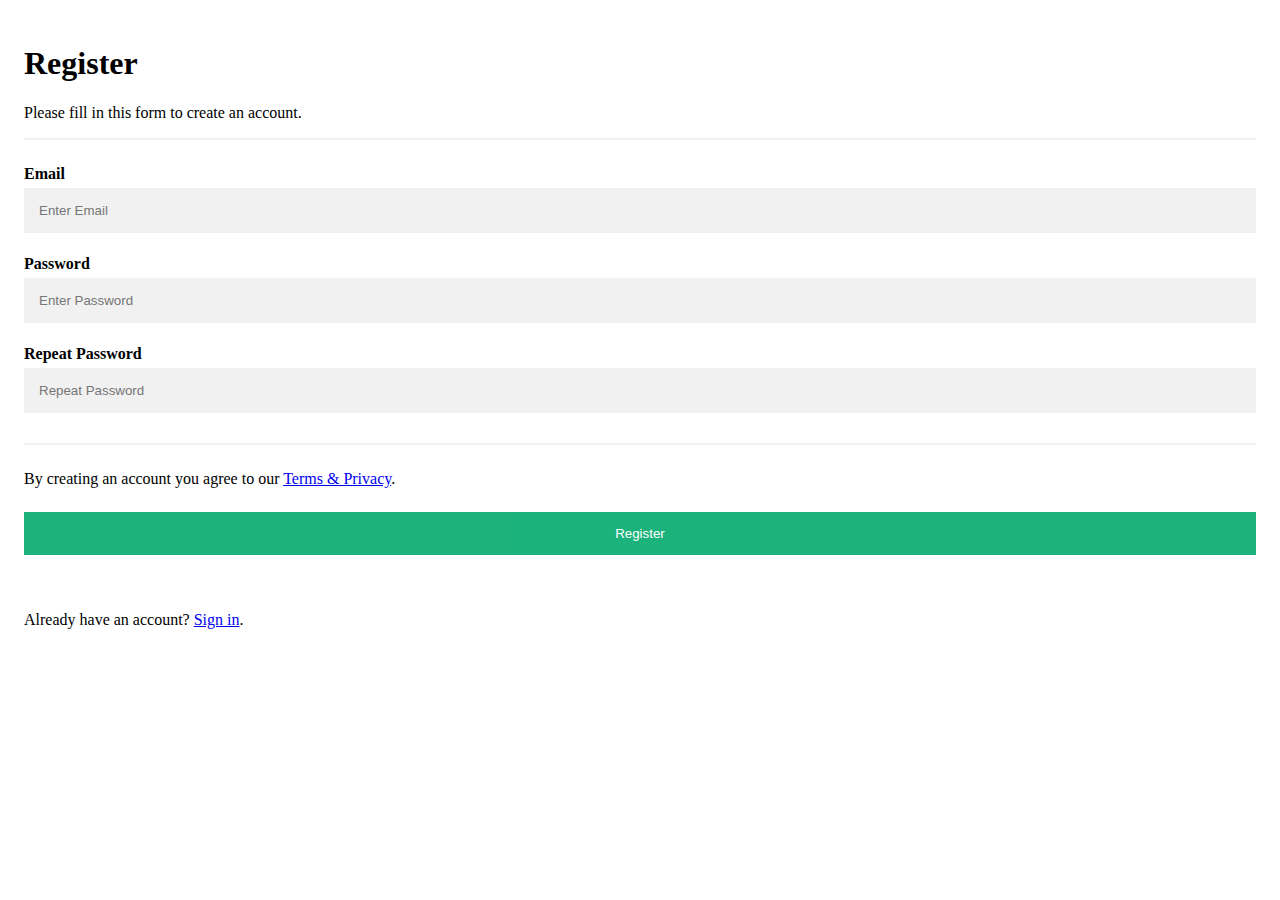
<file: register.html>
<!DOCTYPE html>
<html lang="en">
  <head>
    <title>Register Here</title>
    <link rel="stylesheet" href="register.css">
  </head>
  <body>
    
    <form action="action_page.php">
      <div class="container">
        <h1>Register</h1>
        <p>Please fill in this form to create an account.</p>
        <hr>
    
        <label for="email"><b>Email</b></label>
        <input type="text" placeholder="Enter Email" name="email" id="email" required>
    
        <label for="psw"><b>Password</b></label>
        <input type="password" placeholder="Enter Password" name="psw" id="psw" required>
    
        <label for="psw-repeat"><b>Repeat Password</b></label>
        <input type="password" placeholder="Repeat Password" name="psw-repeat" id="psw-repeat" required>
        <hr>
    
        <p>By creating an account you agree to our <a href="#">Terms & Privacy</a>.</p>
        <button type="submit" class="registerbtn">Register</button>
      </div>
    
      <div class="container signin">
        <p>Already have an account? <a href="#">Sign in</a>.</p>
      </div>
    </form>
  </body>
</file>
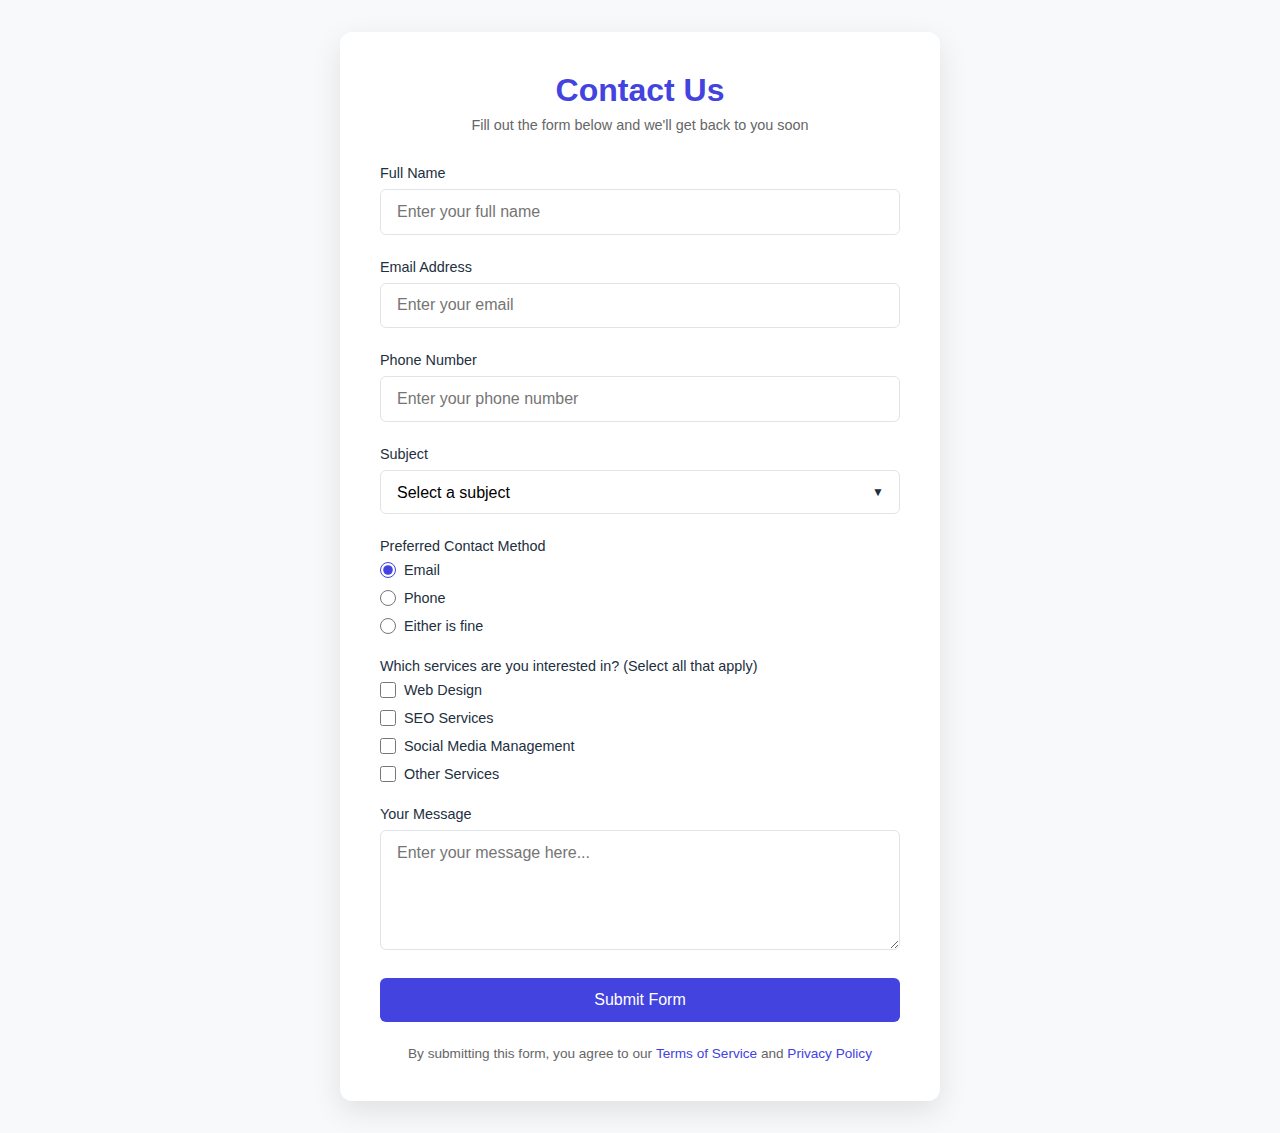
<file: Trial.html>
<!DOCTYPE html>
<html lang="en">
<head>
    <meta charset="UTF-8">
    <meta name="viewport" content="width=device-width, initial-scale=1.0">
    <title>Modern Form Design</title>
    <style>
        :root {
            --primary: #4343e0;
            --primary-light: #6767ec;
            --secondary: #10ac84;
            --dark: #222f3e;
            --light: #f5f6fa;
            --border: #dfe4ea;
            --error: #ff4757;
            --success: #2ed573;
        }

        * {
            margin: 0;
            padding: 0;
            box-sizing: border-box;
            font-family: 'Segoe UI', Tahoma, Geneva, Verdana, sans-serif;
        }

        body {
            background-color: #f8f9fa;
            color: var(--dark);
            min-height: 100vh;
            display: flex;
            align-items: center;
            justify-content: center;
            padding: 2rem;
        }

        .form-container {
            background-color: white;
            border-radius: 12px;
            box-shadow: 0 10px 30px rgba(0, 0, 0, 0.1);
            width: 100%;
            max-width: 600px;
            padding: 2.5rem;
            transition: all 0.3s ease;
        }

        .form-header {
            text-align: center;
            margin-bottom: 2rem;
        }

        .form-header h1 {
            font-size: 2rem;
            font-weight: 600;
            margin-bottom: 0.5rem;
            color: var(--primary);
        }

        .form-header p {
            color: #666;
            font-size: 0.9rem;
        }

        .form-group {
            margin-bottom: 1.5rem;
            position: relative;
        }

        label {
            display: block;
            margin-bottom: 0.5rem;
            font-weight: 500;
            font-size: 0.9rem;
            color: var(--dark);
        }

        .form-control {
            width: 100%;
            padding: 0.8rem 1rem;
            font-size: 1rem;
            border: 1px solid var(--border);
            border-radius: 6px;
            transition: all 0.3s ease;
            background-color: white;
        }

        .form-control:focus {
            outline: none;
            border-color: var(--primary-light);
            box-shadow: 0 0 0 3px rgba(67, 67, 224, 0.1);
        }

        .form-control.is-invalid {
            border-color: var(--error);
        }

        .form-control.is-valid {
            border-color: var(--success);
        }

        .error-message {
            color: var(--error);
            font-size: 0.75rem;
            margin-top: 0.25rem;
            display: none;
        }

        .radio-group, .checkbox-group {
            display: flex;
            flex-direction: column;
            gap: 0.75rem;
        }

        .radio-option, .checkbox-option {
            display: flex;
            align-items: center;
            gap: 0.5rem;
        }

        .radio-option input, .checkbox-option input {
            width: 16px;
            height: 16px;
            accent-color: var(--primary);
        }

        .radio-option label, .checkbox-option label {
            margin-bottom: 0;
            font-weight: 400;
        }

        .select-wrapper {
            position: relative;
        }

        .select-wrapper::after {
            content: "▼";
            font-size: 0.75rem;
            color: var(--dark);
            position: absolute;
            right: 1rem;
            top: 50%;
            transform: translateY(-50%);
            pointer-events: none;
        }

        select.form-control {
            appearance: none;
            padding-right: 2rem;
        }

        textarea.form-control {
            min-height: 120px;
            resize: vertical;
        }

        .btn {
            padding: 0.8rem 1.5rem;
            border: none;
            border-radius: 6px;
            font-size: 1rem;
            font-weight: 500;
            cursor: pointer;
            transition: all 0.3s ease;
            display: inline-flex;
            align-items: center;
            justify-content: center;
        }

        .btn-primary {
            background-color: var(--primary);
            color: white;
            width: 100%;
        }

        .btn-primary:hover {
            background-color: var(--primary-light);
        }

        .form-footer {
            margin-top: 1.5rem;
            text-align: center;
            font-size: 0.85rem;
            color: #666;
        }

        .form-footer a {
            color: var(--primary);
            text-decoration: none;
            font-weight: 500;
        }

        .form-footer a:hover {
            text-decoration: underline;
        }

        @media (max-width: 768px) {
            .form-container {
                padding: 1.5rem;
            }
            
            .form-header h1 {
                font-size: 1.5rem;
            }
        }

        /* Animation classes */
        .shake {
            animation: shake 0.5s linear;
        }

        @keyframes shake {
            0%, 100% { transform: translateX(0); }
            10%, 30%, 50%, 70%, 90% { transform: translateX(-5px); }
            20%, 40%, 60%, 80% { transform: translateX(5px); }
        }

        .fade-in {
            animation: fadeIn 0.3s ease-in;
        }

        @keyframes fadeIn {
            from { opacity: 0; transform: translateY(10px); }
            to { opacity: 1; transform: translateY(0); }
        }
    </style>
</head>
<body>
    <div class="form-container fade-in">
        <div class="form-header">
            <h1>Contact Us</h1>
            <p>Fill out the form below and we'll get back to you soon</p>
        </div>

        <form id="contactForm">
            <div class="form-group">
                <label for="name">Full Name</label>
                <input type="text" id="name" class="form-control" placeholder="Enter your full name" required>
                <div class="error-message">Please enter your name</div>
            </div>

            <div class="form-group">
                <label for="email">Email Address</label>
                <input type="email" id="email" class="form-control" placeholder="Enter your email" required>
                <div class="error-message">Please enter a valid email address</div>
            </div>

            <div class="form-group">
                <label for="phone">Phone Number</label>
                <input type="tel" id="phone" class="form-control" placeholder="Enter your phone number">
                <div class="error-message">Please enter a valid phone number</div>
            </div>

            <div class="form-group">
                <label for="subject">Subject</label>
                <div class="select-wrapper">
                    <select id="subject" class="form-control" required>
                        <option value="" disabled selected>Select a subject</option>
                        <option value="support">Support</option>
                        <option value="sales">Sales</option>
                        <option value="feedback">Feedback</option>
                        <option value="other">Other</option>
                    </select>
                </div>
                <div class="error-message">Please select a subject</div>
            </div>

            <div class="form-group">
                <label>Preferred Contact Method</label>
                <div class="radio-group">
                    <div class="radio-option">
                        <input type="radio" id="contact-email" name="contactMethod" value="email" checked>
                        <label for="contact-email">Email</label>
                    </div>
                    <div class="radio-option">
                        <input type="radio" id="contact-phone" name="contactMethod" value="phone">
                        <label for="contact-phone">Phone</label>
                    </div>
                    <div class="radio-option">
                        <input type="radio" id="contact-both" name="contactMethod" value="both">
                        <label for="contact-both">Either is fine</label>
                    </div>
                </div>
            </div>

            <div class="form-group">
                <label>Which services are you interested in? (Select all that apply)</label>
                <div class="checkbox-group">
                    <div class="checkbox-option">
                        <input type="checkbox" id="service-web" name="services[]" value="web-design">
                        <label for="service-web">Web Design</label>
                    </div>
                    <div class="checkbox-option">
                        <input type="checkbox" id="service-seo" name="services[]" value="seo">
                        <label for="service-seo">SEO Services</label>
                    </div>
                    <div class="checkbox-option">
                        <input type="checkbox" id="service-social" name="services[]" value="social-media">
                        <label for="service-social">Social Media Management</label>
                    </div>
                    <div class="checkbox-option">
                        <input type="checkbox" id="service-other" name="services[]" value="other">
                        <label for="service-other">Other Services</label>
                    </div>
                </div>
            </div>

            <div class="form-group">
                <label for="message">Your Message</label>
                <textarea id="message" class="form-control" placeholder="Enter your message here..." required></textarea>
                <div class="error-message">Please enter your message</div>
            </div>

            <button type="submit" class="btn btn-primary">Submit Form</button>

            <div class="form-footer">
                <p>By submitting this form, you agree to our <a href="#" tabindex="-1">Terms of Service</a> and <a href="#" tabindex="-1">Privacy Policy</a></p>
            </div>
        </form>
    </div>

    <script>
        document.addEventListener('DOMContentLoaded', function() {
            const form = document.getElementById('contactForm');
            const inputs = form.querySelectorAll('.form-control[required]');
            const selects = form.querySelectorAll('select[required]');
            const textareas = form.querySelectorAll('textarea[required]');

            // Add validation on blur
            inputs.forEach(input => {
                input.addEventListener('blur', validateField);
                input.addEventListener('input', clearError);
            });

            selects.forEach(select => {
                select.addEventListener('change', validateSelect);
            });

            textareas.forEach(textarea => {
                textarea.addEventListener('blur', validateField);
                textarea.addEventListener('input', clearError);
            });

            // Form submission
            form.addEventListener('submit', function(e) {
                e.preventDefault();
                let isValid = true;

                // Validate all required fields
                inputs.forEach(input => {
                    if (!validateField({ target: input })) {
                        isValid = false;
                    }
                });

                selects.forEach(select => {
                    if (!validateSelect({ target: select })) {
                        isValid = false;
                    }
                });

                textareas.forEach(textarea => {
                    if (!validateField({ target: textarea })) {
                        isValid = false;
                    }
                });

                if (isValid) {
                    // Here you would typically submit the form or send AJAX request
                    alert('Form submitted successfully!');
                    form.reset();
                } else {
                    form.classList.add('shake');
                    setTimeout(() => form.classList.remove('shake'), 500);
                }
            });

            function validateField(e) {
                const field = e.target;
                const errorElement = field.nextElementSibling;
                
                if (field.type === 'email') {
                    const emailRegex = /^[^\s@]+@[^\s@]+\.[^\s@]+$/;
                    if (!emailRegex.test(field.value.trim())) {
                        showError(field, errorElement, 'Please enter a valid email address');
                        return false;
                    }
                } else if (field.type === 'tel' && field.value.trim() !== '') {
                    const phoneRegex = /^[\+]?[(]?[0-9]{3}[)]?[-\s\.]?[0-9]{3}[-\s\.]?[0-9]{4,6}$/;
                    if (!phoneRegex.test(field.value.trim())) {
                        showError(field, errorElement, 'Please enter a valid phone number');
                        return false;
                    }
                } else if (field.value.trim() === '') {
                    showError(field, errorElement, 'This field is required');
                    return false;
                }

                field.classList.remove('is-invalid');
                field.classList.add('is-valid');
                errorElement.style.display = 'none';
                return true;
            }

            function validateSelect(e) {
                const select = e.target;
                const errorElement = select.nextElementSibling;
                
                if (select.value === '' || select.value === null) {
                    showError(select, errorElement, 'This selection is required');
                    return false;
                }

                select.classList.remove('is-invalid');
                select.classList.add('is-valid');
                errorElement.style.display = 'none';
                return true;
            }

            function showError(field, errorElement, message) {
                field.classList.remove('is-valid');
                field.classList.add('is-invalid');
                errorElement.textContent = message;
                errorElement.style.display = 'block';
            }

            function clearError(e) {
                const field = e.target;
                const errorElement = field.nextElementSibling;
                
                if (field.classList.contains('is-invalid')) {
                    field.classList.remove('is-invalid');
                    errorElement.style.display = 'none';
                }
            }
        });
    </script>
</body>
</html>
</file>
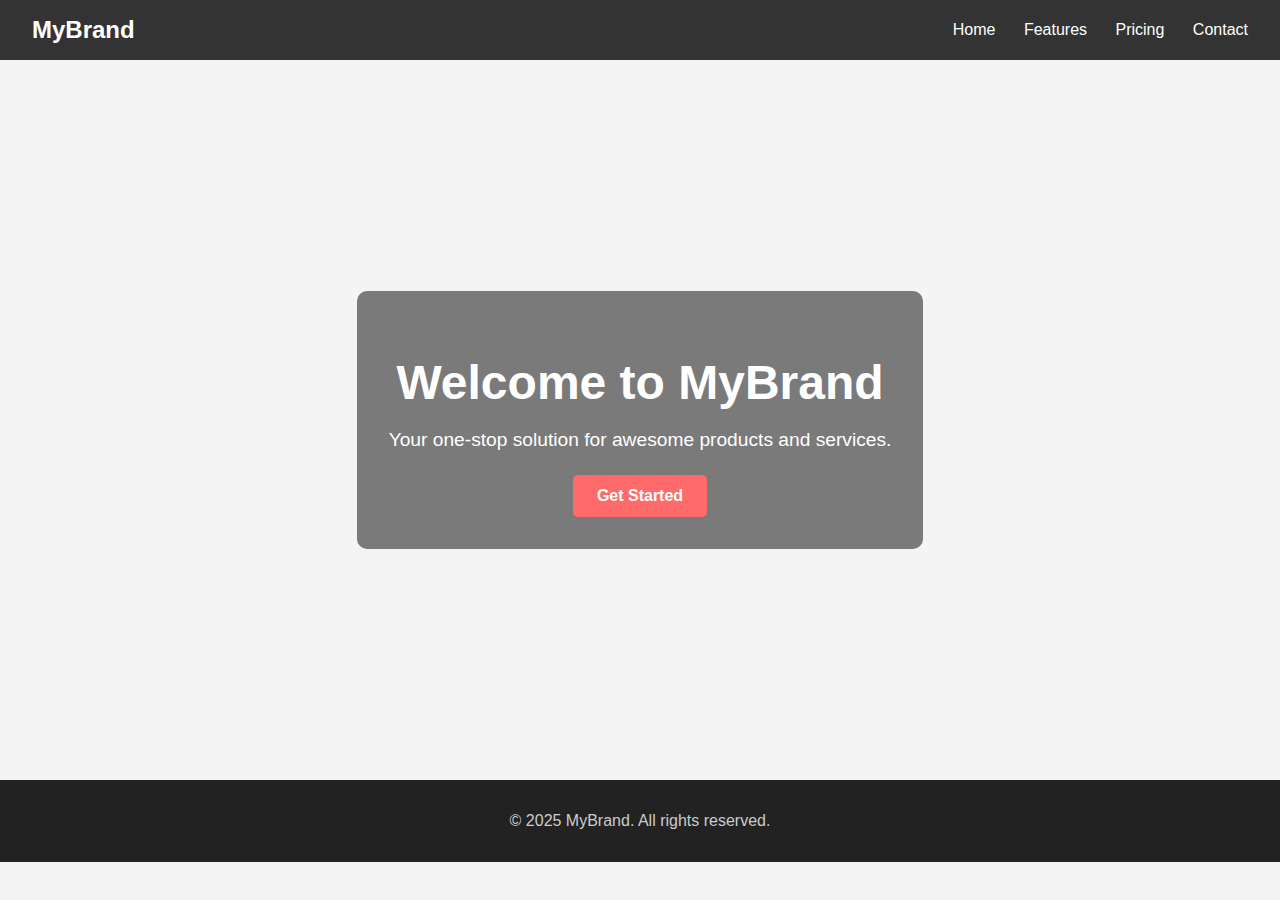
<file: try.html>
<!DOCTYPE html>
<html lang="en">
<head>
  <meta charset="UTF-8" />
  <meta name="viewport" content="width=device-width, initial-scale=1.0"/>
  <title>Simple Landing Page</title>
</head>
<body style="margin:0; font-family:Arial, sans-serif; background:#f4f4f4; color:#333;">

  <!-- Header -->
  <header style="background:#333; color:#fff; padding:1rem 2rem; display:flex; justify-content:space-between; align-items:center;">
    <div style="font-size:1.5rem; font-weight:bold;">MyBrand</div>
    <nav>
      <a href="#" style="color:#fff; text-decoration:none; margin-left:1.5rem; font-weight:500;">Home</a>
      <a href="#" style="color:#fff; text-decoration:none; margin-left:1.5rem; font-weight:500;">Features</a>
      <a href="#" style="color:#fff; text-decoration:none; margin-left:1.5rem; font-weight:500;">Pricing</a>
      <a href="#" style="color:#fff; text-decoration:none; margin-left:1.5rem; font-weight:500;">Contact</a>
    </nav>
  </header>

  <!-- Hero Section -->
  <section style="background: url('https://via.placeholder.com/1500x600') no-repeat center center/cover; color:white; height:80vh; display:flex; align-items:center; justify-content:center; text-align:center;">
    <div style="background-color:rgba(0, 0, 0, 0.5); padding:2rem; border-radius:10px;">
      <h1 style="font-size:3rem; margin-bottom:1rem;">Welcome to MyBrand</h1>
      <p style="font-size:1.2rem; margin-bottom:1.5rem;">Your one-stop solution for awesome products and services.</p>
      <a href="#" style="display:inline-block; padding:0.75rem 1.5rem; background:#ff6b6b; color:white; text-decoration:none; border-radius:5px; font-weight:bold;">Get Started</a>
    </div>
  </section>

  <!-- Footer -->
  <footer style="background:#222; color:#ccc; text-align:center; padding:1rem 0;">
    <p>&copy; 2025 MyBrand. All rights reserved.</p>
  </footer>

</body>
</html>
</file>
<file: register.css>
* {box-sizing: border-box}

/* Full-width input fields */
  input[type=text], input[type=password] {
  width: 100%;
  padding: 15px;
  margin: 5px 0 22px 0;
  display: inline-block;
  border: none;
  background: #f1f1f1;
}

input[type=text]:focus, input[type=password]:focus {
  background-color: #ddd;
  outline: none;
}

hr {
  border: 1px solid #f1f1f1;
  margin-bottom: 25px;
}

/* Set a style for all buttons */
button {
  background-color: #04AA6D;
  color: white;
  padding: 14px 20px;
  margin: 8px 0;
  border: none;
  cursor: pointer;
  width: 100%;
  opacity: 0.9;
}

button:hover {
  opacity:1;
}

/* Extra styles for the cancel button */
.cancelbtn {
  padding: 14px 20px;
  background-color: #f44336;
}

/* Float cancel and signup buttons and add an equal width */
.cancelbtn, .signupbtn {
  float: left;
  width: 50%;
}

/* Add padding to container elements */
.container {
  padding: 16px;
}

/* Clear floats */
.clearfix::after {
  content: "";
  clear: both;
  display: table;
}

/* Change styles for cancel button and signup button on extra small screens */
@media screen and (max-width: 300px) {
  .cancelbtn, .signupbtn {
    width: 100%;
  }
}
</file>
